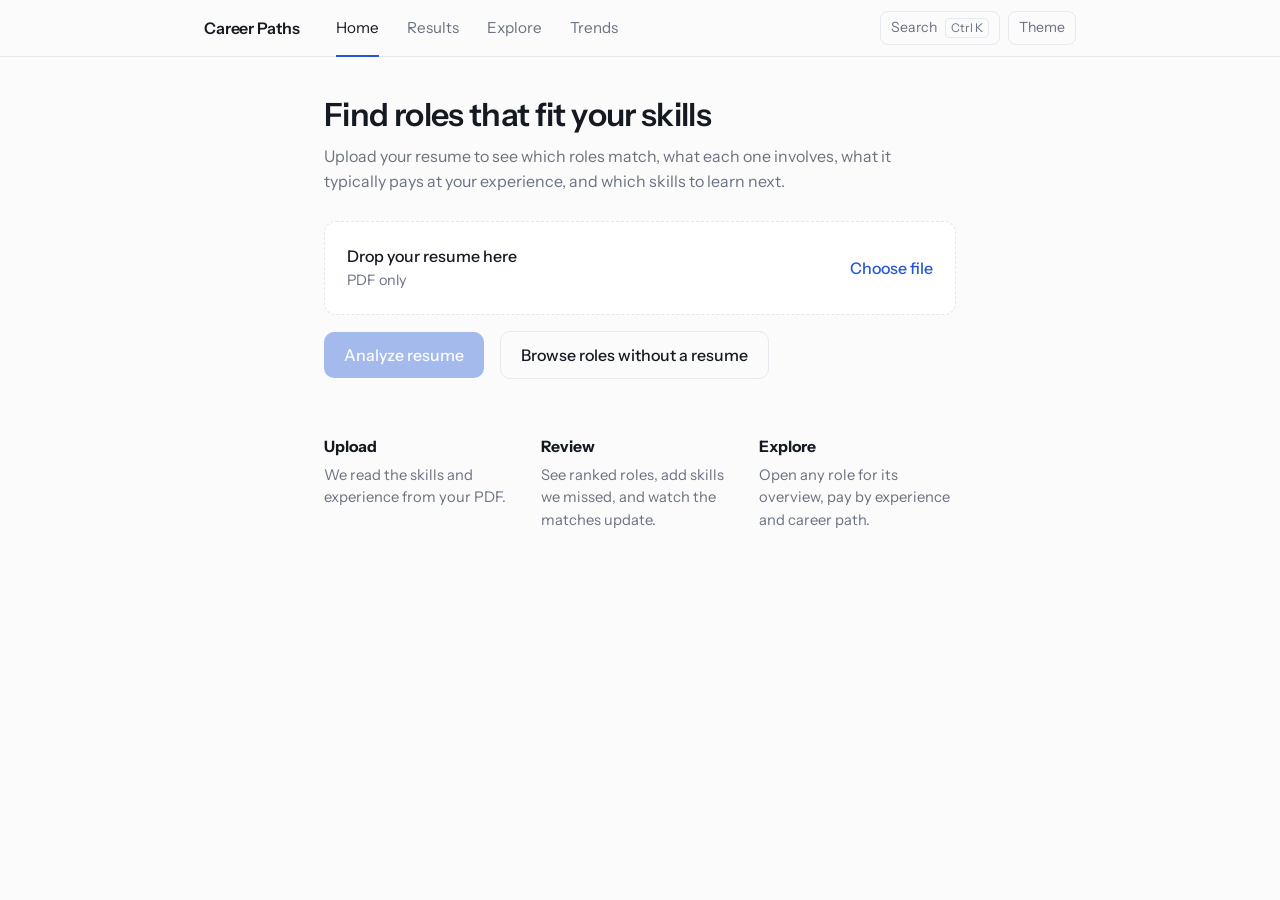
<file: frontend/index.html>
<!DOCTYPE html>
<html lang="en">
<head>
<meta charset="UTF-8">
<meta name="viewport" content="width=device-width, initial-scale=1">
<title>Career Path Recommender</title>
<link rel="preconnect" href="https://fonts.googleapis.com">
<link rel="preconnect" href="https://fonts.gstatic.com" crossorigin>
<link href="https://fonts.googleapis.com/css2?family=Instrument+Sans:wght@400;500;600&display=swap" rel="stylesheet">
<script src="assets/theme.js"></script>
<link rel="stylesheet" href="assets/style.css">
</head>
<body>
<main class="wrap narrow">
  <h1>Find roles that fit your skills</h1>
  <p class="lede">Upload your resume to see which roles match, what each one involves, what it typically pays at your experience, and which skills to learn next.</p>

  <label class="drop" id="drop">
    <input type="file" id="resumeInput" accept="application/pdf">
    <span>
      <span class="drop-title">Drop your resume here</span>
      <span class="drop-file" id="fileName">PDF only</span>
    </span>
    <span class="drop-action">Choose file</span>
  </label>

  <div class="actions">
    <button class="btn" id="analyzeBtn" disabled>Analyze resume</button>
    <a class="btn ghost" href="explore.html">Browse roles without a resume</a>
    <span class="status" id="status" role="status" aria-live="polite"></span>
  </div>

  <div class="resume-card" id="resumeCard" hidden>
    <span id="resumeText"></span>
    <a class="btn small" href="results.html">View results</a>
  </div>

  <section id="trending" hidden style="margin-top:48px">
    <h2>Trending now in India</h2>
    <ul class="chips" id="trendChips"></ul>
    <p class="small muted" style="margin-top:10px"><a href="trends.html">See the full market picture</a></p>
  </section>

  <div class="steps">
    <div><h3>Upload</h3><p>We read the skills and experience from your PDF.</p></div>
    <div><h3>Review</h3><p>See ranked roles, add skills we missed, and watch the matches update.</p></div>
    <div><h3>Explore</h3><p>Open any role for its overview, pay by experience and career path.</p></div>
  </div>
</main>

<script src="assets/app.js"></script>
<script>
CP.renderNav();
const { h } = CP;
CP.getRoles().then((d) => {
  const hot = d.roles.filter((r) => r.trend && r.trend.momentum === "surging").concat(d.roles.filter((r) => r.trend && r.trend.momentum === "rising" && r.trend.outlook >= 4)).slice(0, 8);
  if (!hot.length) return;
  $("trendChips").replaceChildren(...hot.map((r) => h("li", {}, h("a", { class: "chip", href: CP.roleUrl(r.name), style: "text-decoration:none" }, r.name, h("span", { class: "up" }, "▲")))));
  $("trending").hidden = false;
}).catch(() => {});
const $ = (id) => document.getElementById(id);
const drop = $("drop"), input = $("resumeInput"), fileName = $("fileName"), btn = $("analyzeBtn"), statusEl = $("status");

// Offer to continue if a resume was already analyzed in this browser
const existing = CP.getProfile();
if (existing) {
  $("resumeText").textContent = `You already analyzed a resume (${(existing.skills || []).length} skills found).`;
  $("resumeCard").hidden = false;
}

function setStatus(msg, { error = false, busy = false } = {}) {
  statusEl.className = "status" + (error ? " error" : "");
  statusEl.replaceChildren();
  if (busy) statusEl.append(h("span", { class: "spinner" }));
  statusEl.append(msg);
}

function chooseFile(file) {
  if (!file) return;
  if (!/\.pdf$/i.test(file.name)) { setStatus("That file isn’t a PDF. Choose a resume saved as .pdf.", { error: true }); return; }
  const dt = new DataTransfer();
  dt.items.add(file);
  input.files = dt.files;
  fileName.textContent = file.name;
  btn.disabled = false;
  setStatus("");
}
input.addEventListener("change", () => chooseFile(input.files[0]));
["dragenter", "dragover"].forEach((e) => drop.addEventListener(e, (ev) => { ev.preventDefault(); drop.classList.add("over"); }));
["dragleave", "drop"].forEach((e) => drop.addEventListener(e, (ev) => { ev.preventDefault(); drop.classList.remove("over"); }));
drop.addEventListener("drop", (ev) => chooseFile(ev.dataTransfer.files[0]));

btn.addEventListener("click", async () => {
  const file = input.files[0];
  if (!file) return;
  btn.disabled = true;
  try {
    setStatus("Reading your resume…", { busy: true });
    const form = new FormData();
    form.append("file", file);
    const candidate = await CP.api("/upload-resume", { method: "POST", body: form });
    CP.setProfile(candidate);
    setStatus("Done. Opening your results…", { busy: true });
    location.href = "results.html";
  } catch (err) {
    setStatus(err.message, { error: true });
    btn.disabled = false;
  }
});
</script>
</body>
</html>
</file>
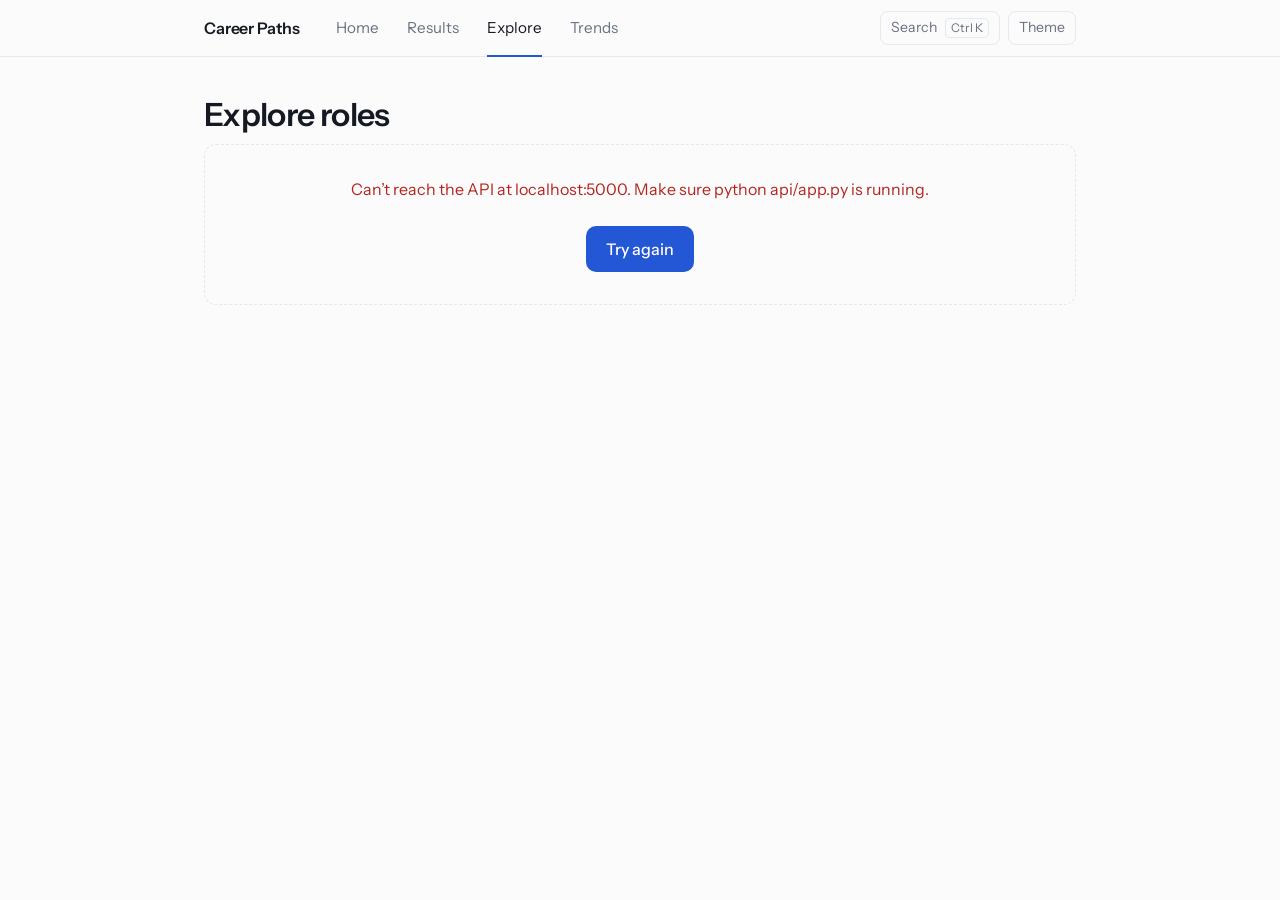
<file: frontend/explore.html>
<!DOCTYPE html>
<html lang="en">
<head>
<meta charset="UTF-8">
<meta name="viewport" content="width=device-width, initial-scale=1">
<title>Explore roles · Career Path Recommender</title>
<link rel="preconnect" href="https://fonts.googleapis.com">
<link rel="preconnect" href="https://fonts.gstatic.com" crossorigin>
<link href="https://fonts.googleapis.com/css2?family=Instrument+Sans:wght@400;500;600&display=swap" rel="stylesheet">
<script src="assets/theme.js"></script>
<link rel="stylesheet" href="assets/style.css">
</head>
<body>
<main class="wrap" id="app"></main>

<script src="assets/app.js"></script>
<script src="assets/charts.js"></script>
<script>
CP.renderNav();
const { h } = CP;
const $ = (id) => document.getElementById(id);
const app = $("app");

const MAX_COMPARE = 3;
const state = { q: "", category: "All", sort: "name", view: "grid", picked: new Set() };
let roles = [], years = CP.getYears();
const hasProfile = !!CP.getProfile();

(async function init() {
  app.replaceChildren(h("h1", {}, "Explore roles"), CP.skeletons(4, 140));
  try { roles = (await CP.getRoles()).roles; }
  catch (err) {
    app.replaceChildren(h("h1", {}, "Explore roles"),
      h("div", { class: "empty" }, h("p", { class: "err" }, err.message), h("button", { class: "btn", onclick: () => location.reload() }, "Try again")));
    return;
  }
  buildShell();
  renderView();
})();

function buildShell() {
  const categories = ["All", ...CP.CATEGORIES.filter((c) => roles.some((r) => r.category === c))];

  const search = h("input", { type: "search", placeholder: "Search roles, skills or tools", "aria-label": "Search roles", style: "flex:1;min-width:200px;max-width:380px" });
  search.addEventListener("input", () => { state.q = search.value.trim().toLowerCase(); renderView(); });

  const sortOpts = [["name", "Sort: A to Z"], ["pay", "Sort: highest pay"], ["trend", "Sort: most in demand"], ["skills", "Sort: most skills required"]];
  if (hasProfile) sortOpts.push(["match", "Sort: best match for you"]);
  const sort = h("select", { "aria-label": "Sort roles", onchange: (e) => { state.sort = e.target.value; renderView(); } }, sortOpts.map(([v, l]) => h("option", { value: v }, l)));

  const viewSeg = h("div", { class: "seg", role: "group", "aria-label": "View" },
    [["grid", "Cards"], ["map", "Map"]].map(([v, l]) => h("button", { type: "button", "aria-pressed": String(v === state.view), "data-v": v,
      onclick: () => { state.view = v; viewSeg.querySelectorAll("button").forEach((b) => b.setAttribute("aria-pressed", String(b.dataset.v === v))); renderView(); } }, l)));

  const chips = h("div", { class: "chips" }, categories.map((c) =>
    h("button", { class: "chip filter", type: "button", "aria-pressed": String(c === state.category), "data-cat": c,
      onclick: () => {
        state.category = c;
        chips.querySelectorAll("button").forEach((b) => b.setAttribute("aria-pressed", String(b.dataset.cat === c)));
        renderView();
      } }, c)));

  const exp = CP.expControl((y) => { years = y; renderView(); renderCompareDialog(false); });

  app.replaceChildren(
    h("h1", {}, "Explore roles"),
    h("p", { class: "lede" }, `Browse all ${roles.length} roles we track. Open one for its overview, pay by experience, roadmap and career path, or tick up to three to compare side by side.`),
    h("div", { class: "toolbar", style: "justify-content:flex-start" }, search, sort, viewSeg),
    h("div", { style: "margin-bottom:14px" }, chips),
    h("div", { style: "margin-bottom:22px" }, exp),
    h("div", { id: "view" }),
    h("div", { id: "tray" }),
    h("dialog", { id: "dlg", "aria-labelledby": "dlgTitle" }));
}

/* ---------- filtering and sorting ---------- */
function matches(role) {
  if (state.category !== "All" && role.category !== state.category) return false;
  if (!state.q) return true;
  return [role.name, role.overview, ...role.required_skills, ...role.tools].join(" ").toLowerCase().includes(state.q);
}
function visibleRoles(sets) {
  const ratio = (r) => { const c = CP.coverage(r.required_skills, sets); return c.have / c.total; };
  const outlook = (r) => (r.trend ? r.trend.outlook : 0);
  const sorters = {
    name: (a, b) => a.name.localeCompare(b.name),
    pay: (a, b) => { const pa = CP.payAt(a, years), pb = CP.payAt(b, years); return (pb ? pb[1] : -1) - (pa ? pa[1] : -1) || a.name.localeCompare(b.name); },
    trend: (a, b) => outlook(b) - outlook(a) || a.name.localeCompare(b.name),
    skills: (a, b) => b.required_skills.length - a.required_skills.length || a.name.localeCompare(b.name),
    match: (a, b) => ratio(b) - ratio(a) || a.name.localeCompare(b.name),
  };
  return roles.filter(matches).sort(sorters[state.sort]);
}

function renderView() {
  const sets = CP.skillSets(), list = visibleRoles(sets), view = $("view");
  if (!list.length) { view.replaceChildren(h("div", { class: "empty" }, "No roles match that search. Try a different word or clear the filter.")); return; }
  view.replaceChildren(state.view === "map" ? mapView(list) : h("div", { class: "grid" }, list.map((r) => card(r, sets))));
}

/* ---------- map view: how close you are against what it pays ---------- */
function jitter(name, span) { let x = 0; for (const c of name) x = (x * 31 + c.charCodeAt(0)) % 997; return ((x % 100) / 100 - 0.5) * span; }
function mapView(list) {
  const sets = CP.skillSets();
  const withPay = list.filter((r) => CP.payAt(r, years)), hidden = list.length - withPay.length;
  const points = withPay.map((r) => {
    const b = CP.payAt(r, years), cov = CP.coverage(r.required_skills, sets), pct = Math.round(((cov.have + cov.plan) / cov.total) * 100);
    return { x: hasProfile ? Math.max(0, Math.min(100, pct + jitter(r.name, 5))) : (r.trend ? r.trend.outlook : 3) + jitter(r.name, 0.5),
      y: (b[0] + b[1]) / 2, r: hasProfile ? 6 + (r.trend ? r.trend.outlook : 3) * 1.6 : 9, color: CP.catColor(r.category), href: CP.roleUrl(r.name),
      label: `${r.name}: ${CP.fmtRange(b)}` + (hasProfile ? `, ${pct}% matched` : "") };
  });
  const cats = CP.CATEGORIES.filter((c) => withPay.some((r) => r.category === c));
  const opts = hasProfile
    ? { xLabel: "How much of the role you already match", xDomain: [0, 100], xTicks: [0, 25, 50, 75, 100], xFmt: (v) => `${v}%` }
    : { xLabel: "Demand outlook (1 to 5)", xDomain: [1.4, 5.6], xTicks: [2, 3, 4, 5] };
  return h("div", { class: "card-chart" },
    h("h2", {}, hasProfile ? "Match against pay" : "Demand against pay"),
    h("p", { class: "sub" }, (hasProfile
      ? "Dots further right are roles you already match more of. Higher dots pay more. Bigger dots are in higher demand. "
      : "Dots further right are in higher demand. Higher dots pay more. Upload a resume to plot your own match instead. ")
      + `Pay is shown ${years === 0 ? "as a fresher" : `at ${CP.fmtYears(years)}`}. Dots are nudged slightly so they don’t overlap. Click one to open it.`),
    Charts.scatter(points, { ...opts, yLabel: "Typical pay (₹ LPA, midpoint)", yFmt: (v) => `₹${v}L` }),
    h("div", { class: "legend" }, cats.map((c) => h("span", {}, h("i", { style: `background:${CP.catColor(c)}` }), c))),
    hidden ? h("p", { class: "note", style: "margin-top:12px" }, `${hidden} role${hidden === 1 ? " is" : "s are"} not shown because ${hidden === 1 ? "it usually needs" : "they usually need"} more experience than ${CP.fmtYears(years)}.`) : null);
}

/* ---------- cards ---------- */
function card(role, sets) {
  const picked = state.picked.has(role.name);
  const pay = CP.payAt(role, years);
  const cov = CP.coverage(role.required_skills, sets);

  const box = h("input", { type: "checkbox", checked: picked, "aria-label": `Compare ${role.name}` });
  const el = h("article", { class: "card" + (picked ? " picked" : "") },
    h("div", { class: "card-top" },
      h("h3", { class: "role-name" }, h("a", { href: CP.roleUrl(role.name) }, role.name)),
      h("label", { class: "pick" }, box, "Compare")),
    h("div", { style: "display:flex;gap:6px;flex-wrap:wrap" }, h("span", { class: "tag" }, role.category), CP.trendTag(role.trend)),
    h("p", { class: "role-over" }, role.overview),
    hasProfile ? [CP.rail(cov), h("p", { class: "small muted", style: "margin:0" }, `You have ${cov.have} of ${cov.total} skills`)] : null,
    h("div", { class: "card-foot" },
      h("span", { class: "role-pay", style: "margin:0" }, pay ? CP.fmtRange(pay) : "Needs more experience"),
      h("a", { class: "small", href: CP.roleUrl(role.name), style: "color:var(--accent);text-decoration:none" }, "View details")));

  box.addEventListener("change", () => {
    if (box.checked) {
      if (state.picked.size >= MAX_COMPARE) { box.checked = false; CP.toast(`You can compare up to ${MAX_COMPARE} roles`); return; }
      state.picked.add(role.name);
    } else state.picked.delete(role.name);
    el.classList.toggle("picked", box.checked);
    renderTray();
  });
  return el;
}

/* ---------- compare ---------- */
function renderTray() {
  const tray = $("tray");
  tray.replaceChildren();
  if (!state.picked.size) return;
  const n = state.picked.size;
  tray.append(h("div", { class: "tray" },
    h("span", {}, `${n} of ${MAX_COMPARE} selected: ${[...state.picked].join(", ")}`),
    h("button", { class: "btn small", type: "button", disabled: n < 2, onclick: () => renderCompareDialog(true) }, n < 2 ? "Pick one more to compare" : "Compare roles"),
    h("button", { class: "btn ghost small", type: "button", onclick: () => { state.picked.clear(); renderTray(); renderView(); } }, "Clear")));
}

function renderCompareDialog(open) {
  const dlg = $("dlg");
  if (!dlg || (!open && !dlg.open)) return;
  const picked = roles.filter((r) => state.picked.has(r.name));
  if (picked.length < 2) { if (dlg.open) dlg.close(); return; }
  const sets = CP.skillSets();
  const row = (label, fn) => h("tr", {}, h("th", { scope: "row" }, label), picked.map((r) => h("td", {}, fn(r))));
  dlg.replaceChildren(
    h("div", { class: "dlg-head" }, h("h2", { id: "dlgTitle", style: "margin:0" }, "Compare roles"),
      h("button", { class: "btn ghost small", type: "button", onclick: () => dlg.close() }, "Close")),
    h("table", {},
      h("thead", {}, h("tr", {}, h("th", {}, ""), picked.map((r) => h("td", {}, h("a", { href: CP.roleUrl(r.name) }, r.name))))),
      h("tbody", {},
        row("Category", (r) => r.category),
        row("Market", (r) => (r.trend ? `${r.trend.momentum[0].toUpperCase()}${r.trend.momentum.slice(1)}, outlook ${r.trend.outlook} of 5` : "No data")),
        row(years === 0 ? "Pay as a fresher" : `Pay at ${CP.fmtYears(years)}`, (r) => CP.fmtRange(CP.payAt(r, years))),
        row("Skills required", (r) => String(r.required_skills.length)),
        hasProfile ? row("Your match", (r) => { const c = CP.coverage(r.required_skills, sets); return `${c.have} of ${c.total}`; }) : null,
        row("Leads to", (r) => (r.leads_to.length ? r.leads_to.join(", ") : "Top of this ladder")),
        row("Common tools", (r) => r.tools.join(", ")))));
  if (open && !dlg.open) dlg.showModal();
}
</script>
</body>
</html>
</file>
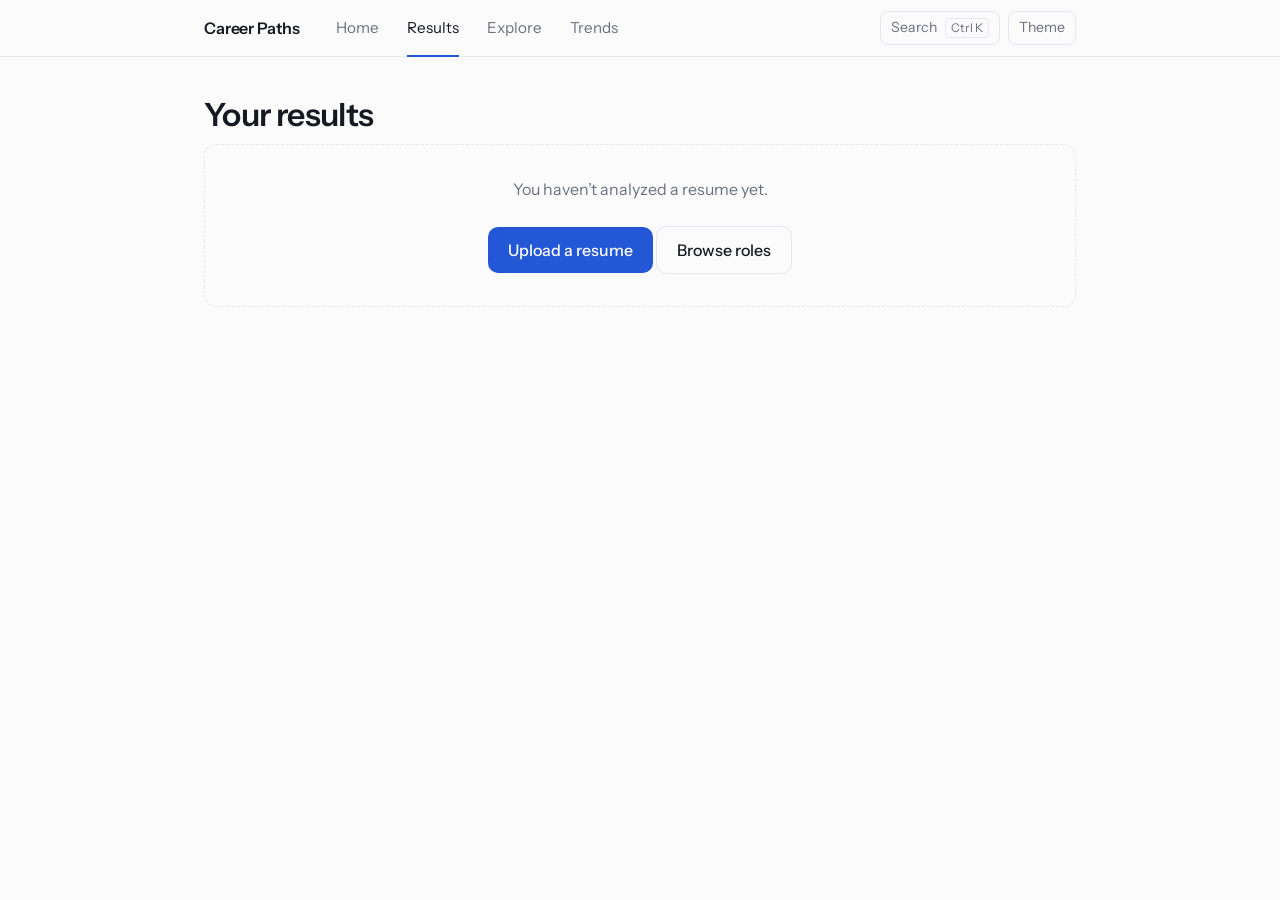
<file: frontend/results.html>
<!DOCTYPE html>
<html lang="en">
<head>
<meta charset="UTF-8">
<meta name="viewport" content="width=device-width, initial-scale=1">
<title>Your results · Career Path Recommender</title>
<link rel="preconnect" href="https://fonts.googleapis.com">
<link rel="preconnect" href="https://fonts.gstatic.com" crossorigin>
<link href="https://fonts.googleapis.com/css2?family=Instrument+Sans:wght@400;500;600&display=swap" rel="stylesheet">
<script src="assets/theme.js"></script>
<link rel="stylesheet" href="assets/style.css">
</head>
<body>
<main class="wrap" id="app"></main>

<script src="assets/app.js"></script>
<script src="assets/charts.js"></script>
<script>
CP.renderNav();
const { h } = CP;
const $ = (id) => document.getElementById(id);
const app = $("app");

const state = { category: "All", sort: "fit", open: new Set() };
let roles = [], recs = {}, trends = null, guide = null, years = CP.getYears();

/* ---------- start-up ---------- */
(async function init() {
  const profile = CP.getProfile();
  if (!profile) return showEmpty();
  app.replaceChildren(h("h1", {}, "Your results"), CP.skeletons(4));
  try {
    const [r, rec, t, g] = await Promise.all([
      CP.getRoles(),
      CP.api(`/recommendations/${encodeURIComponent(profile.candidate_id)}?top=50`),
      CP.getTrends().catch(() => null),
      CP.getGuide().catch(() => null),
    ]);
    roles = r.roles; trends = t; guide = g;
    rec.recommendations.forEach((x) => { recs[x.role] = x; });
  } catch (err) {
    if (err.status === 404) { CP.clearProfile(); return showEmpty("Your saved resume is no longer in the database. Upload it again."); }
    return showError(err);
  }
  buildShell();
  update();
})();

function showEmpty(msg) {
  app.replaceChildren(h("h1", {}, "Your results"),
    h("div", { class: "empty" },
      h("p", {}, msg || "You haven’t analyzed a resume yet."),
      h("a", { class: "btn", href: "index.html" }, "Upload a resume"), " ",
      h("a", { class: "btn ghost", href: "explore.html" }, "Browse roles")));
}
function showError(err) {
  app.replaceChildren(h("h1", {}, "Your results"),
    h("div", { class: "empty" }, h("p", { class: "err" }, err.message), h("button", { class: "btn", onclick: () => location.reload() }, "Try again")));
}

/* ---------- page shell (built once) ---------- */
function buildShell() {
  const categories = ["All", ...CP.CATEGORIES.filter((c) => roles.some((r) => r.category === c))];

  const chips = h("div", { class: "chips" }, categories.map((c) =>
    h("button", { class: "chip filter", type: "button", "aria-pressed": String(c === state.category), "data-cat": c,
      onclick: () => {
        state.category = c;
        chips.querySelectorAll("button").forEach((b) => b.setAttribute("aria-pressed", String(b.dataset.cat === c)));
        renderRoles();
      } }, c)));

  const sort = h("select", { "aria-label": "Sort roles", onchange: (e) => { state.sort = e.target.value; renderRoles(); } },
    h("option", { value: "fit" }, "Sort: best fit"),
    h("option", { value: "match" }, "Sort: most skills matched"),
    h("option", { value: "pay" }, "Sort: highest pay"),
    h("option", { value: "trend" }, "Sort: most in demand"));

  const input = h("input", { type: "text", id: "newSkill", list: "skill-options", placeholder: "Add a skill we missed, e.g. tableau", "aria-label": "Add a skill" });
  input.addEventListener("keydown", (e) => { if (e.key === "Enter") { e.preventDefault(); addSkill(); } });

  const exp = CP.expControl((y) => { years = y; renderStats(); renderTarget(); renderRoles(); });

  app.replaceChildren(
    h("div", { class: "toolbar" },
      h("div", {}, h("h1", {}, "Your results"), h("p", { class: "lede", id: "sub", style: "margin:0" })),
      h("div", { style: "display:flex;gap:8px;flex-wrap:wrap" },
        h("button", { class: "btn ghost small", type: "button", onclick: () => window.print() }, "Save as PDF"),
        h("a", { class: "btn ghost small", href: "index.html" }, "Upload another resume"))),
    exp,
    h("div", { class: "tiles", id: "tiles" }),
    h("div", { id: "target" }),
    h("section", { class: "cols chart-row", style: "gap:16px" },
      h("div", { class: "card-chart" }, h("h2", {}, "Where you’re closest"), h("p", { class: "sub" }, "Best skill match in each field"), h("div", { id: "radar" })),
      h("div", { class: "card-chart" }, h("h2", {}, "Learn these first"), h("p", { class: "sub" }, "Missing skills that appear in the most roles. Click one to plan it."), h("div", { id: "unlock" }))),
    h("section", {},
      h("h2", {}, "Your skills"),
      h("ul", { class: "chips", id: "skills" }),
      h("div", { class: "addskill" }, input, h("button", { class: "btn small", type: "button", onclick: addSkill }, "Add skill"), h("datalist", { id: "skill-options" })),
      h("p", { class: "note", style: "margin-top:10px" }, "Missed a skill? Add it and everything below updates straight away.")),
    h("section", {},
      h("h2", {}, "Roles that fit you"),
      h("div", { id: "banner" }),
      h("div", { class: "toolbar" }, chips, sort),
      h("ol", { class: "roles", id: "roles" })));
}

/* ---------- data helpers ---------- */
function viewModels() {
  const sets = CP.skillSets();
  return roles.map((role) => {
    const rec = recs[role.name];
    return { role, cov: CP.coverage(role.required_skills, sets), fit: rec ? rec.score : 0, note: rec ? progressionNote(rec.explanation) : "" };
  });
}
function progressionNote(expl) {
  const rest = (expl || "").replace(/\.$/, "").split(";").slice(1).join(";").trim();
  return rest ? rest.charAt(0).toUpperCase() + rest.slice(1) : "";
}
const ratio = (v) => (v.cov.have + v.cov.plan) / v.cov.total;
const outlook = (v) => (v.role.trend ? v.role.trend.outlook : 0);
const sorters = {
  fit: (a, b) => b.fit - a.fit,
  match: (a, b) => ratio(b) - ratio(a) || b.fit - a.fit,
  pay: (a, b) => { const pa = CP.payAt(a.role, years), pb = CP.payAt(b.role, years); return (pb ? pb[1] : -1) - (pa ? pa[1] : -1) || b.fit - a.fit; },
  trend: (a, b) => outlook(b) - outlook(a) || b.fit - a.fit,
};
const payLabel = () => (years === 0 ? "as a fresher" : `at ${CP.fmtYears(years)}`);
const hotMark = (s) => (CP.isHotSkill(trends, s) ? h("span", { class: "up", title: "Trending skill", "aria-label": "trending" }, " ▲") : null);

/* ---------- renderers ---------- */
function update() { renderSub(); renderSkills(); renderStats(); renderTarget(); renderCharts(); renderBanner(); renderRoles(); }

function renderSub() {
  const n = (CP.getProfile().skills || []).length, extra = CP.getExtra().length;
  $("sub").textContent = `Based on ${n} skill${n === 1 ? "" : "s"} from your resume${extra ? ` and ${extra} you added` : ""}. Move the experience slider to see pay estimates change.`;
}

function renderSkills() {
  const p = CP.getProfile(), ul = $("skills");
  ul.replaceChildren();
  (p.skills || []).forEach((s) => ul.append(h("li", {}, h("span", { class: "chip" }, s, hotMark(s)))));
  CP.getExtra().forEach((s) => ul.append(h("li", {}, h("span", { class: "chip added" }, s, hotMark(s),
    h("button", { class: "x", type: "button", "aria-label": `Remove ${s}`, onclick: () => { CP.setExtra(CP.getExtra().filter((x) => x !== s)); update(); } }, "×")))));
  if (!ul.children.length) ul.append(h("li", { class: "muted" }, "No known skills were detected. Add some below."));
  const sets = CP.skillSets(), all = new Set();
  roles.forEach((r) => r.required_skills.forEach((s) => { if (!sets.base.has(s)) all.add(s); }));
  $("skill-options").replaceChildren(...[...all].sort().map((s) => h("option", { value: s })));
}

function addSkill() {
  const input = $("newSkill"), s = input.value.trim().toLowerCase();
  if (!s) return;
  if (CP.skillSets().base.has(s)) { CP.toast("That skill is already on your list"); input.value = ""; return; }
  CP.setExtra([...CP.getExtra(), s]);
  CP.setLearn(CP.getLearn().filter((x) => x !== s));
  input.value = "";
  CP.toast(`Added ${s}`);
  update();
}

function renderStats() {
  const best = Object.values(recs).sort((a, b) => b.score - a.score)[0];
  const bestRole = best && roles.find((r) => r.name === best.role);
  const extra = CP.getExtra().length, base = CP.skillSets().base.size;
  const tile = (k, v) => h("div", { class: "tile" }, h("div", { class: "k" }, k), h("div", { class: "v" }, v));
  $("tiles").replaceChildren(
    tile("Skills", extra ? `${base} (${extra} added)` : String(base)),
    tile("Best match", bestRole ? h("a", { href: CP.roleUrl(bestRole.name) }, bestRole.name) : "None yet"),
    tile("Fit score", best ? `${Math.round(best.score * 100)}%` : "None yet"),
    tile(years === 0 ? "Pay as a fresher" : `Pay at ${CP.fmtYears(years)}`, bestRole ? CP.fmtRange(CP.payAt(bestRole, years)) : "None yet"));
}

function renderTarget() {
  const box = $("target"), name = CP.getTarget();
  box.replaceChildren();
  const role = name && roles.find((r) => r.name === name);
  if (!role) {
    const sel = h("select", { "aria-label": "Choose a target role" }, [...roles].sort((a, b) => a.name.localeCompare(b.name)).map((r) => h("option", { value: r.name }, r.name)));
    const best = Object.values(recs).sort((a, b) => b.score - a.score)[0];
    if (best) sel.value = best.role;
    box.append(h("div", { class: "banner", style: "margin-top:24px" }, h("span", {}, "Pick a target role to track your progress toward it."),
      h("span", { style: "display:flex;gap:8px;flex-wrap:wrap" }, sel, h("button", { class: "btn small", type: "button", onclick: () => { CP.setTarget(sel.value); CP.toast(`Target set: ${sel.value}`); renderTarget(); } }, "Set target"))));
    return;
  }
  const cov = CP.coverage(role.required_skills, CP.skillSets());
  const steps = guide ? CP.buildRoadmap(role, CP.skillSets(), guide) : [];
  const weeks = steps.reduce((a, s) => a + s.weeks, 0), pay = CP.payAt(role, years);
  box.append(h("div", { class: "target-card" }, h("div", { class: "row" },
    Charts.donut([{ value: cov.have, color: "var(--accent)" }, { value: cov.plan, color: "var(--accent)", opacity: 0.45 }, { value: cov.total - cov.have - cov.plan, color: "var(--line)" }],
      [`${Math.round((cov.have / cov.total) * 100)}%`, "matched"]),
    h("div", { style: "flex:1;min-width:220px" },
      h("div", { class: "muted small" }, "Your target role"),
      h("h2", { style: "margin:2px 0 6px;font-size:1.3rem" }, h("a", { href: CP.roleUrl(role.name), style: "text-decoration:none" }, role.name), " ", CP.trendTag(role.trend)),
      h("p", { style: "margin:0 0 4px" }, `You have ${cov.have} of ${cov.total} required skills. ` + (cov.missing.length ? (weeks ? `About ${weeks} weeks of learning left at a steady pace.` : "") : "You have everything required.")),
      h("p", { class: "muted small", style: "margin:0" }, `${CP.fmtRange(pay)} ${payLabel()}`),
      h("div", { class: "mini-actions" },
        h("a", { class: "btn small", href: CP.roleUrl(role.name) + "#roadmap" }, "Open roadmap"),
        h("button", { class: "btn ghost small", type: "button", onclick: () => { CP.setTarget(null); renderTarget(); } }, "Change target"))))));
}

function renderCharts() {
  const sets = CP.skillSets(), byCat = {};
  roles.forEach((r) => { const c = CP.coverage(r.required_skills, sets); byCat[r.category] = Math.max(byCat[r.category] || 0, (c.have + c.plan) / c.total); });
  const cats = CP.CATEGORIES.filter((c) => c in byCat);
  $("radar").replaceChildren(Charts.radar(cats.map((c) => ({ label: c, value: byCat[c] }))));

  const count = {};
  roles.forEach((r) => r.required_skills.forEach((s) => { if (!sets.base.has(s)) count[s] = (count[s] || 0) + 1; }));
  const top = Object.entries(count).sort((a, b) => b[1] - a[1] || a[0].localeCompare(b[0])).slice(0, 8);
  $("unlock").replaceChildren(top.length
    ? CP.hbars(top.map(([s, n]) => ({ label: s, value: n, max: top[0][1], text: `${n} role${n === 1 ? "" : "s"}`, planned: sets.learn.has(s), extra: hotMark(s),
        title: sets.learn.has(s) ? "Remove from your learning plan" : "Add to your learning plan", onclick: () => { CP.toggleLearn(s); update(); } })))
    : h("p", { class: "muted" }, "You already have every skill we track."));
}

function renderBanner() {
  const learn = CP.getLearn(), box = $("banner");
  box.replaceChildren();
  if (!learn.length) return;
  box.append(h("div", { class: "banner" },
    h("span", {}, `Planning to learn: ${learn.join(", ")}`),
    h("button", { class: "btn ghost small", type: "button", onclick: () => { CP.setLearn([]); update(); } }, "Reset plan")));
}

function renderRoles() {
  const list = viewModels().filter((v) => state.category === "All" || v.role.category === state.category).sort(sorters[state.sort]);
  $("roles").replaceChildren(...list.map(roleRow));
}

function roleRow(v) {
  const { role, cov } = v;
  const pay = CP.payAt(role, years);

  let learn;
  if (cov.missing.length) {
    learn = h("details", { class: "learn" },
      h("summary", {}, `Skills to learn (${cov.missing.length})`),
      h("ul", { class: "chips" }, cov.missing.map((m) => h("li", {},
        h("button", { class: "chip " + (m.planned ? "planned" : "todo"), type: "button", "aria-pressed": String(m.planned),
          title: m.planned ? "Remove from your learning plan" : "Add to your learning plan",
          onclick: () => { CP.toggleLearn(m.skill); update(); } }, (m.planned ? "✓ " : "+ ") + m.skill, hotMark(m.skill))))));
    if (state.open.has(role.name)) learn.open = true;
    learn.addEventListener("toggle", () => { learn.open ? state.open.add(role.name) : state.open.delete(role.name); });
  } else {
    learn = h("p", { class: "small", style: "color:var(--ok);margin:10px 0 0" }, "You have every required skill.");
  }

  const meta = `You have ${cov.have} of ${cov.total} skills${cov.plan ? `, ${cov.plan} planned` : ""}${v.note ? `. ${v.note}` : ""}`;
  return h("li", { class: "role" },
    h("div", { class: "role-head" },
      h("h3", { class: "role-name" }, h("a", { href: CP.roleUrl(role.name) }, role.name), " ", CP.trendTag(role.trend)),
      h("span", { class: "role-score" }, `Fit ${Math.round(v.fit * 100)}%`)),
    h("p", { class: "role-meta" }, meta),
    CP.rail(cov),
    h("p", { class: "role-pay" }, pay ? `${CP.fmtRange(pay)} ${payLabel()}` : "Usually needs more experience than you have listed"),
    h("p", { class: "role-over" }, role.overview),
    learn);
}
</script>
</body>
</html>
</file>
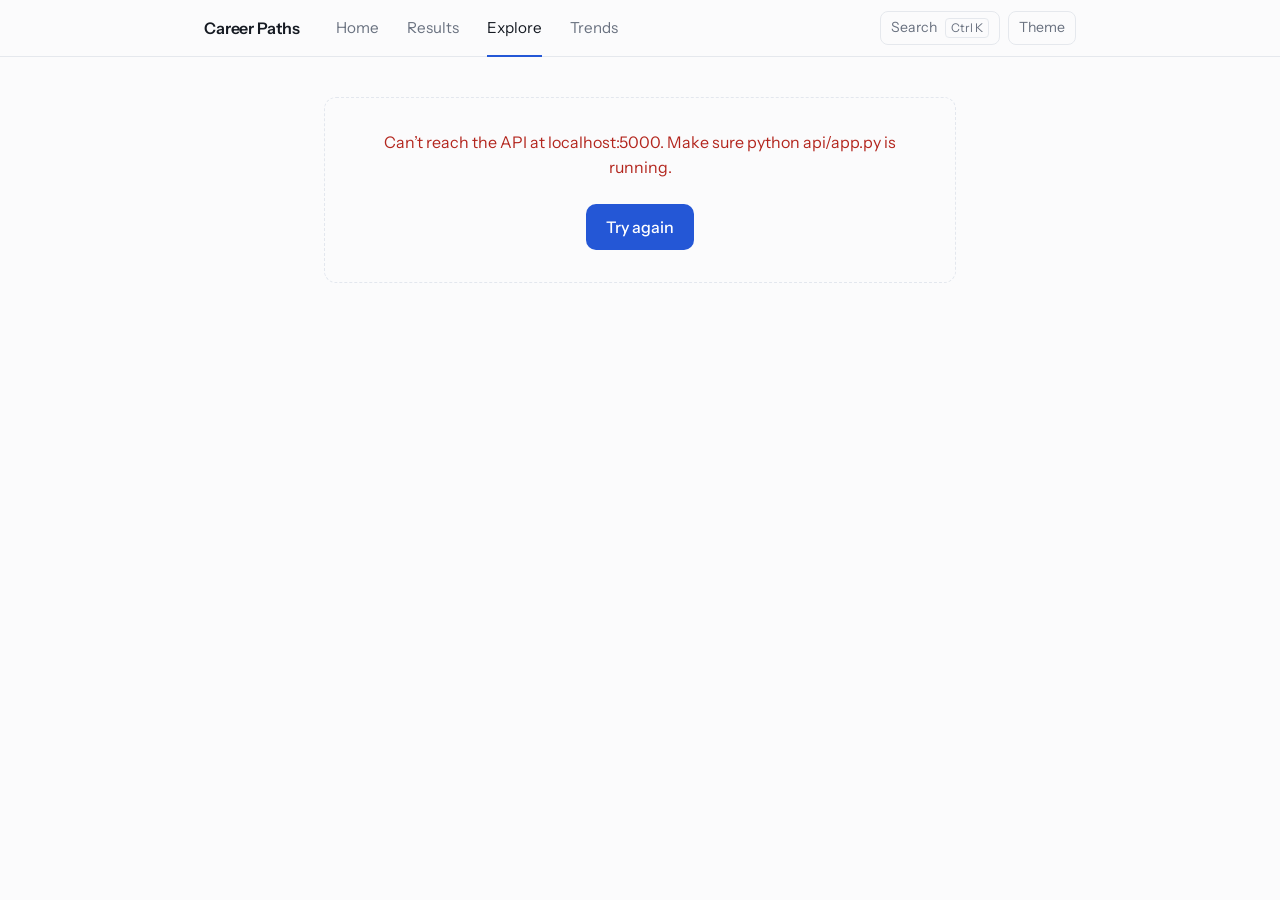
<file: frontend/role.html>
<!DOCTYPE html>
<html lang="en">
<head>
<meta charset="UTF-8">
<meta name="viewport" content="width=device-width, initial-scale=1">
<title>Role · Career Path Recommender</title>
<link rel="preconnect" href="https://fonts.googleapis.com">
<link rel="preconnect" href="https://fonts.gstatic.com" crossorigin>
<link href="https://fonts.googleapis.com/css2?family=Instrument+Sans:wght@400;500;600&display=swap" rel="stylesheet">
<script src="assets/theme.js"></script>
<link rel="stylesheet" href="assets/style.css">
</head>
<body>
<main class="wrap narrow" id="app"></main>

<script src="assets/app.js"></script>
<script src="assets/charts.js"></script>
<script>
CP.renderNav();
const { h } = CP;
const $ = (id) => document.getElementById(id);
const app = $("app");

const TABS = [["overview", "Overview"], ["skills", "Skills"], ["roadmap", "Roadmap"], ["salary", "Salary"], ["path", "Career path"]];
let role, allRoles, meta, trends = null, guide = null, years = CP.getYears(), unit = "year", tab = "overview";
const hasProfile = !!CP.getProfile();
const hotMark = (s) => (CP.isHotSkill(trends, s) ? h("span", { class: "up", title: "Trending skill", "aria-label": "trending" }, " ▲") : null);

(async function init() {
  const name = new URLSearchParams(location.search).get("name");
  app.replaceChildren(CP.skeletons(3, 120));
  try {
    const [data, t, g] = await Promise.all([CP.getRoles(), CP.getTrends().catch(() => null), CP.getGuide().catch(() => null)]);
    allRoles = data.roles; meta = data.meta; trends = t; guide = g;
  } catch (err) {
    app.replaceChildren(h("div", { class: "empty" }, h("p", { class: "err" }, err.message), h("button", { class: "btn", onclick: () => location.reload() }, "Try again")));
    return;
  }
  role = allRoles.find((r) => r.name === name);
  if (!role) {
    app.replaceChildren(h("div", { class: "empty" }, h("p", {}, name ? `We don’t have a role called “${name}”.` : "No role selected."),
      h("a", { class: "btn", href: "explore.html" }, "Browse all roles")));
    return;
  }
  document.title = `${role.name} · Career Path Recommender`;
  const fromHash = location.hash.slice(1);
  if (TABS.some(([id]) => id === fromHash)) tab = fromHash;
  buildShell();
  renderTabs();
  renderPanel();
  window.addEventListener("hashchange", () => { const t2 = location.hash.slice(1); if (TABS.some(([id]) => id === t2) && t2 !== tab) selectTab(t2, false); });
})();

function buildShell() {
  app.replaceChildren(
    h("p", { class: "crumbs" }, h("a", { href: "explore.html" }, "Explore roles"), " / ", role.name),
    h("div", { style: "display:flex;align-items:center;gap:10px;flex-wrap:wrap;margin-bottom:10px" },
      h("h1", { style: "margin:0" }, role.name), h("span", { class: "tag" }, role.category), CP.trendTag(role.trend)),
    h("p", { class: "lede", style: "margin-bottom:10px" }, role.overview),
    h("div", { style: "display:flex;align-items:center;justify-content:space-between;gap:12px;flex-wrap:wrap" },
      h("p", { id: "headPay", style: "font-weight:500;margin:0" }),
      h("button", { id: "targetBtn", class: "btn ghost small", type: "button", onclick: toggleTarget })),
    h("div", { class: "tabs", id: "tabs", role: "tablist" }),
    h("div", { id: "panel", class: "panel" }));
  renderHead();
}

function toggleTarget() {
  const isTarget = CP.getTarget() === role.name;
  CP.setTarget(isTarget ? null : role.name);
  CP.toast(isTarget ? "Target role cleared" : `Target role set: ${role.name}`);
  renderHead();
  if (tab === "roadmap") renderPanel();
}

function renderHead() {
  const pay = CP.payAt(role, years);
  $("headPay").textContent = `${years === 0 ? "As a fresher" : `At ${CP.fmtYears(years)}`}: ${CP.fmtRange(pay)}`;
  const isTarget = CP.getTarget() === role.name;
  $("targetBtn").textContent = isTarget ? "✓ My target role" : "Set as my target role";
  $("targetBtn").setAttribute("aria-pressed", String(isTarget));
}

function renderTabs() {
  $("tabs").replaceChildren(...TABS.map(([id, label]) =>
    h("button", { type: "button", role: "tab", "aria-selected": String(id === tab), onclick: () => selectTab(id, true) }, label)));
}
function selectTab(id, pushHash) {
  tab = id;
  if (pushHash) history.replaceState(null, "", "#" + id);
  renderTabs();
  const p = $("panel");
  p.classList.remove("panel"); void p.offsetWidth; p.classList.add("panel");   // replay the fade
  renderPanel();
}
function renderPanel() {
  $("panel").replaceChildren(({ overview: panelOverview, skills: panelSkills, roadmap: panelRoadmap, salary: panelSalary, path: panelPath })[tab]());
}
const needResume = (msg) => h("div", { class: "banner", style: "margin-top:24px" }, h("span", {}, msg), h("a", { class: "btn small", href: "index.html" }, "Upload resume"));

/* ---------- overview ---------- */
function panelOverview() {
  const sets = CP.skillSets(), cov = CP.coverage(role.required_skills, sets), t = role.trend;
  const hot = role.required_skills.filter((s) => CP.isHotSkill(trends, s));
  return h("div", {},
    h("p", { style: "max-width:62ch" }, role.description),
    t ? h("div", { class: "outlook" },
      h("div", {}, h("div", { class: "muted small" }, "Market outlook (India)"), h("div", { style: "display:flex;align-items:center;gap:10px;margin-top:4px" }, CP.pips(t.outlook), CP.trendTag(t))),
      h("p", { class: "small muted", style: "margin:0;flex:1;min-width:220px" }, t.note + (hot.length ? ` Trending skills here: ${hot.join(", ")}.` : ""))) : null,
    h("h2", { style: "margin-top:28px" }, "What you’d do"),
    h("ul", { class: "list" }, role.responsibilities.map((r) => h("li", {}, r))),
    h("h2", { style: "margin-top:28px" }, "Common tools"),
    h("ul", { class: "chips" }, role.tools.map((x) => h("li", {}, h("span", { class: "chip plain" }, x)))),
    hasProfile
      ? h("div", { style: "margin-top:32px" },
          h("h2", {}, "How you match"),
          h("p", { class: "muted", style: "margin-bottom:10px" }, `You have ${cov.have} of ${cov.total} required skills.`),
          CP.rail(cov),
          h("p", { style: "margin-top:12px;display:flex;gap:8px;flex-wrap:wrap" },
            h("button", { class: "btn ghost small", type: "button", onclick: () => selectTab("skills", true) }, "See skill breakdown"),
            h("button", { class: "btn ghost small", type: "button", onclick: () => selectTab("roadmap", true) }, "Open roadmap")))
      : needResume("Upload a resume to see how your skills match this role."));
}

/* ---------- skills ---------- */
function panelSkills() {
  if (!hasProfile) {
    return h("div", {},
      h("p", { class: "muted" }, "Skills this role usually asks for (▲ marks a trending skill):"),
      h("ul", { class: "chips" }, role.required_skills.map((s) => h("li", {}, h("span", { class: "chip plain" }, s, hotMark(s))))),
      needResume("Upload a resume to see which of these you already have."));
  }
  const sets = CP.skillSets(), cov = CP.coverage(role.required_skills, sets);
  const have = role.required_skills.filter((s) => sets.base.has(s));
  return h("div", {},
    h("p", { class: "muted", style: "margin-bottom:10px" }, `You have ${cov.have} of ${cov.total} required skills${cov.plan ? `, ${cov.plan} planned` : ""}. ▲ marks a trending skill.`),
    CP.rail(cov),
    h("h2", { style: "margin-top:28px" }, "You already have"),
    have.length ? h("ul", { class: "chips" }, have.map((s) => h("li", {}, h("span", { class: "chip" }, s, hotMark(s))))) : h("p", { class: "muted" }, "None of the required skills yet."),
    h("h2", { style: "margin-top:28px" }, "To learn"),
    cov.missing.length
      ? [h("p", { class: "small muted" }, "Click a skill to add it to your learning plan. The match bar updates straight away."),
         h("ul", { class: "chips" }, cov.missing.map((m) => h("li", {},
           h("button", { class: "chip " + (m.planned ? "planned" : "todo"), type: "button", "aria-pressed": String(m.planned),
             onclick: () => { CP.toggleLearn(m.skill); renderPanel(); } }, (m.planned ? "✓ " : "+ ") + m.skill, hotMark(m.skill)))))]
      : h("p", { style: "color:var(--ok)" }, "Nothing missing. You have every required skill."));
}

/* ---------- roadmap ---------- */
function panelRoadmap() {
  if (!hasProfile) return h("div", {}, h("p", { class: "muted" }, "A roadmap orders the skills you’re missing so prerequisites come first, with a rough time estimate."), needResume("Upload a resume to build your roadmap for this role."));
  const steps = CP.buildRoadmap(role, CP.skillSets(), guide);
  if (!steps.length) return h("div", { class: "empty" }, h("p", { style: "color:var(--ok);margin:0" }, `You already have every skill we list for ${role.name}. Build projects that show them off.`));
  const total = steps.reduce((a, s) => a + s.weeks, 0);
  return h("div", {},
    h("div", { class: "estimate" }, `About ${total} week${total === 1 ? "" : "s"}`),
    h("p", { class: "muted small", style: "margin:0" }, `${steps.length} skill${steps.length === 1 ? "" : "s"} to learn, in a sensible order. Rough estimates at a steady part-time pace.`),
    h("div", { class: "timeline", role: "img", "aria-label": "Learning timeline, segment length is proportional to weeks" },
      steps.map((s) => h("span", { style: `flex:${s.weeks}`, title: `${s.skill}: ${s.weeks} weeks` }))),
    h("ol", { class: "steps-list" }, steps.map((s) => h("li", {},
      h("div", {}, h("div", { class: "nm" }, s.skill, hotMark(s.skill)),
        h("div", { class: "sub" }, `${s.weeks} week${s.weeks === 1 ? "" : "s"}` + (s.after.length ? `. Builds on ${s.after.join(", ")}.` : "."))),
      h("button", { class: "btn ghost small", type: "button", onclick: () => { CP.markLearned(s.skill); CP.toast(`Marked ${s.skill} as learned`); renderPanel(); } }, "Mark as learned")))),
    h("p", { class: "note" }, "Marking a skill as learned adds it to your profile, so your match scores update everywhere. Time estimates are a rough guide and depend on your background."));
}

/* ---------- salary ---------- */
function panelSalary() {
  const dyn = h("div", { id: "salaryDyn" });
  const exp = CP.expControl((y) => { years = y; renderSalaryDyn(); renderHead(); });
  const unitSeg = h("div", { class: "seg", role: "group", "aria-label": "Pay unit" },
    [["year", "Per year"], ["month", "Per month"]].map(([u, label]) =>
      h("button", { type: "button", "aria-pressed": String(u === unit), "data-u": u,
        onclick: () => { unit = u; unitSeg.querySelectorAll("button").forEach((b) => b.setAttribute("aria-pressed", String(b.dataset.u === u))); renderSalaryDyn(); } }, label)));
  window.__exp = exp;   // lets a band click move the slider
  const wrap = h("div", {},
    h("div", { class: "toolbar" }, exp, unitSeg),
    dyn,
    h("p", { class: "note" }, `${meta.note} Ranges reflect ${meta.region}, in ${meta.currency}.`));
  setTimeout(renderSalaryDyn, 0);
  return wrap;
}

function renderSalaryDyn() {
  const dyn = $("salaryDyn");
  if (!dyn) return;
  const idx = CP.bandIndex(years), bands = meta.bands;
  const real = role.salary_lpa.filter(Boolean);
  const scale = Math.max(...real.map((b) => b[1])) * 1.05;
  const pay = role.salary_lpa[idx];

  dyn.replaceChildren(
    h("div", { class: "estimate" }, CP.fmtRange(pay, unit)),
    h("p", { class: "muted small", style: "margin-bottom:18px" },
      years === 0 ? "Expected range as a fresher" : `Expected range at ${CP.fmtYears(years)} (${bands[idx]} band)`),
    h("div", { class: "card-chart", style: "margin-bottom:22px" }, h("h2", {}, "Pay growth with experience"), h("p", { class: "sub" }, "Shaded area is the typical range. The dashed line is your experience."),
      Charts.salaryCurve(role.salary_lpa, bands, years)),
    h("div", { class: "bars" }, bands.map((label, i) => {
      const b = role.salary_lpa[i];
      return h("button", { type: "button", class: "bar" + (i === idx ? " active" : "") + (b ? "" : " na"), "aria-pressed": String(i === idx),
        title: "Click to set your experience to this band",
        onclick: () => { years = CP.BAND_STARTS[i]; window.__exp.setYears(years); renderSalaryDyn(); renderHead(); } },
        h("span", {}, label),
        h("span", { class: "track" }, b ? h("span", { class: "fill", style: `left:${(b[0] / scale) * 100}%;width:${((b[1] - b[0]) / scale) * 100}%` }) : null),
        h("span", { class: "val" }, b ? CP.fmtRange(b, unit) : "Not typical at this level"));
    })));
}

/* ---------- career path ---------- */
function panelPath() {
  const link = (name) => {
    const r = allRoles.find((x) => x.name === name);
    const pay = r && CP.payAt(r, years);
    return h("a", { href: CP.roleUrl(name) }, h("span", {}, name, " ", r ? CP.trendTag(r.trend) : null), h("span", { class: "muted small" }, pay ? CP.fmtRange(pay) : ""));
  };
  const col = (title, names, emptyText) => h("div", {}, h("h2", {}, title),
    names.length ? h("div", { class: "linkrow" }, names.map(link)) : h("p", { class: "muted" }, emptyText));
  return h("div", {},
    h("p", { class: "muted", style: "margin-bottom:22px" }, `Pay shown ${years === 0 ? "as a fresher" : `at ${CP.fmtYears(years)}`}. Typical moves, not guaranteed ones.`),
    h("div", { class: "cols" },
      col("Often comes before", role.led_from, "This is usually a starting point."),
      col("Can lead to", role.leads_to, "This is the top of this ladder in our data.")));
}
</script>
</body>
</html>
</file>
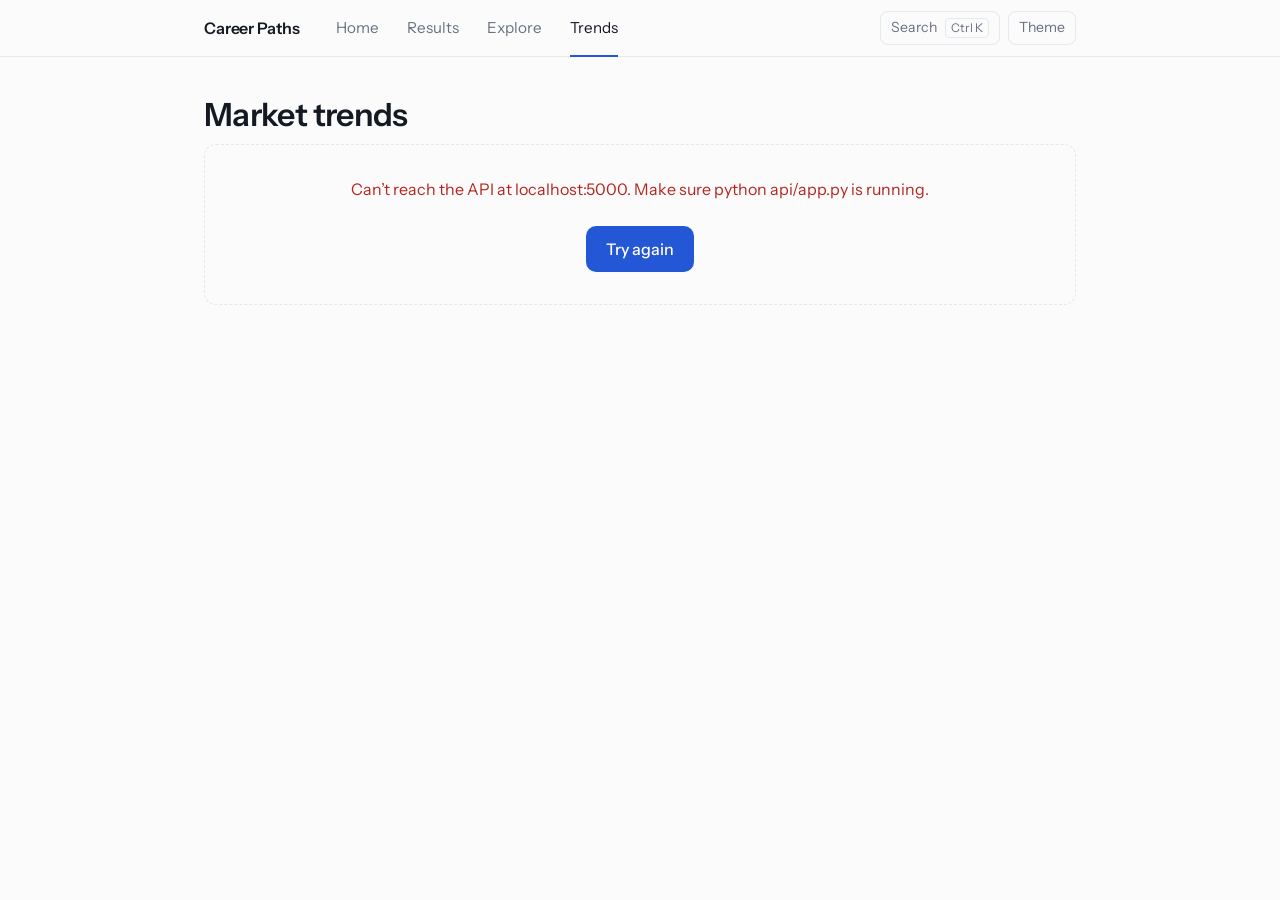
<file: frontend/trends.html>
<!DOCTYPE html>
<html lang="en">
<head>
<meta charset="UTF-8">
<meta name="viewport" content="width=device-width, initial-scale=1">
<title>Market trends · Career Path Recommender</title>
<link rel="preconnect" href="https://fonts.googleapis.com">
<link rel="preconnect" href="https://fonts.gstatic.com" crossorigin>
<link href="https://fonts.googleapis.com/css2?family=Instrument+Sans:wght@400;500;600&display=swap" rel="stylesheet">
<script src="assets/theme.js"></script>
<link rel="stylesheet" href="assets/style.css">
</head>
<body>
<main class="wrap" id="app"></main>

<script src="assets/app.js"></script>
<script src="assets/charts.js"></script>
<script>
CP.renderNav();
const { h } = CP;
const $ = (id) => document.getElementById(id);
const app = $("app");

let roles = [], T = null, years = CP.getYears();
const hasProfile = !!CP.getProfile();
const label = (m) => m[0].toUpperCase() + m.slice(1);

(async function init() {
  app.replaceChildren(h("h1", {}, "Market trends"), CP.skeletons(3, 160));
  try {
    const [r, t] = await Promise.all([CP.getRoles(), CP.getTrends()]);
    roles = r.roles; T = t;
  } catch (err) {
    app.replaceChildren(h("h1", {}, "Market trends"), h("div", { class: "empty" }, h("p", { class: "err" }, err.message), h("button", { class: "btn", onclick: () => location.reload() }, "Try again")));
    return;
  }
  build();
  renderAll();
})();

function build() {
  const when = new Date(T.as_of).toLocaleDateString("en-IN", { day: "numeric", month: "long", year: "numeric" });
  const exp = CP.expControl((y) => { years = y; renderBubble(); });
  app.replaceChildren(
    h("h1", {}, "Market trends"),
    h("p", { class: "lede", style: "margin-bottom:6px" }, T.headline),
    h("p", { class: "small muted", style: "margin-bottom:28px" }, `${T.region} market, data as of ${when}.`),
    h("div", { id: "personal" }),
    h("section", { class: "cols", style: "gap:16px" },
      h("div", { class: "card-chart" }, h("h2", {}, "Market at a glance"), h("p", { class: "sub" }, `How the ${roles.length} roles we track are moving`), h("div", { id: "glance" })),
      h("div", { class: "card-chart" }, h("h2", {}, "Hottest roles"), h("p", { class: "sub" }, "Outlook score out of 5. Click to open a role."), h("div", { id: "hotRoles" }))),
    h("section", { class: "card-chart" }, h("h2", {}, "Rising skills"), h("p", { class: "sub" }, hasProfile ? "Click a skill you want to learn to add it to your plan." : "Skills employers are asking for most right now."), h("div", { id: "hotSkills" })),
    h("section", { class: "card-chart" },
      h("h2", {}, "Pay against demand"),
      h("p", { class: "sub" }, "Where the best-paid roles meet strong demand. Dots are nudged up or down a little so they don’t overlap. Click a dot to open the role."),
      h("div", { style: "margin-bottom:12px" }, exp), h("div", { id: "bubble" }), h("div", { class: "legend", id: "bubbleLegend" })),
    h("section", {}, h("h2", {}, "What’s driving it"),
      h("div", { class: "grid" }, T.themes.map((t) => h("div", { class: "card" }, h("h3", { style: "font-size:1rem" }, t.title), h("p", { class: "role-over" }, t.text))))),
    h("section", {}, h("h2", {}, "Sources"),
      h("ul", { class: "list" }, T.sources.map((s) => h("li", {}, h("a", { href: s.url, target: "_blank", rel: "noopener noreferrer" }, s.title), h("span", { class: "muted small" }, ` (used for: ${s.used_for})`)))),
      h("p", { class: "note" }, T.disclaimer)));
}

function renderAll() { renderPersonal(); renderGlance(); renderHotRoles(); renderHotSkills(); renderBubble(); }

function renderPersonal() {
  const box = $("personal");
  box.replaceChildren();
  if (!hasProfile) return;
  const sets = CP.skillSets(), hot = T.skills.filter((s) => s.momentum === "surging" || s.momentum === "rising");
  const have = hot.filter((s) => sets.base.has(s.skill)), miss = hot.filter((s) => !sets.base.has(s.skill));
  box.append(h("section", { class: "target-card", style: "margin:0 0 36px" },
    h("h2", { style: "margin-bottom:8px" }, "How you line up"),
    h("p", { style: "margin:0 0 8px" }, have.length ? `You already have ${have.length} of ${hot.length} trending skills: ${have.map((s) => s.skill).join(", ")}.` : `You don’t have any of the ${hot.length} trending skills on your list yet.`),
    miss.length ? h("div", {}, h("p", { class: "small muted", style: "margin:0 0 8px" }, "Worth considering (click to add to your plan):"),
      h("ul", { class: "chips" }, miss.map((s) => h("li", {}, h("button", { type: "button", class: "chip " + (sets.learn.has(s.skill) ? "planned" : "todo"), "aria-pressed": String(sets.learn.has(s.skill)), title: s.note,
        onclick: () => { CP.toggleLearn(s.skill); renderPersonal(); renderHotSkills(); } }, (sets.learn.has(s.skill) ? "✓ " : "+ ") + s.skill))))) : null));
}

function renderGlance() {
  const order = ["surging", "rising", "steady", "selective"], colors = { surging: "var(--c1)", rising: "var(--c3)", steady: "var(--c5)", selective: "var(--c8)" };
  const counts = Object.fromEntries(order.map((m) => [m, roles.filter((r) => r.trend && r.trend.momentum === m).length]));
  $("glance").replaceChildren(h("div", { class: "donut-wrap" },
    Charts.donut(order.map((m) => ({ value: counts[m], color: colors[m] })), [String(roles.length), "roles"]),
    h("div", { class: "legend", style: "flex-direction:column;margin:0" }, order.map((m) => h("span", {}, h("i", { style: `background:${colors[m]}` }), `${label(m)}: ${counts[m]}`)))),
    h("p", { class: "small muted", style: "margin:18px 0 0" }, `Surging: ${roles.filter((r) => r.trend && r.trend.momentum === "surging").map((r) => r.name).join(", ")}.`),
    h("p", { class: "small muted", style: "margin:8px 0 0" }, `Selective: ${roles.filter((r) => r.trend && r.trend.momentum === "selective").map((r) => r.name).join(", ")}. Demand exists, but hiring is more competitive.`));
}

function renderHotRoles() {
  const top = roles.filter((r) => r.trend).sort((a, b) => b.trend.outlook - a.trend.outlook || a.name.localeCompare(b.name)).slice(0, 10);
  $("hotRoles").replaceChildren(CP.hbars(top.map((r) => ({ label: r.name, value: r.trend.outlook, max: 5, text: label(r.trend.momentum), href: CP.roleUrl(r.name), color: CP.catColor(r.category) }))));
}

function renderHotSkills() {
  const sets = CP.skillSets();
  const list = [...T.skills].sort((a, b) => b.score - a.score || a.skill.localeCompare(b.skill));
  $("hotSkills").replaceChildren(CP.hbars(list.map((s) => ({
    label: s.skill, value: s.score, max: 5, text: label(s.momentum), planned: sets.learn.has(s.skill),
    extra: hasProfile && sets.base.has(s.skill) ? h("span", { class: "tag accent", style: "margin-left:8px" }, "You have it") : null,
    title: s.note, onclick: hasProfile && !sets.base.has(s.skill) ? () => { CP.toggleLearn(s.skill); renderPersonal(); renderHotSkills(); } : null }))));
}

function renderBubble() {
  const jit = (name) => { let x = 0; for (const c of name) x = (x * 31 + c.charCodeAt(0)) % 997; return ((x % 100) / 100 - 0.5) * 0.6; };
  const withPay = roles.filter((r) => r.trend && CP.payAt(r, years)), hidden = roles.length - withPay.length;
  const pts = withPay.map((r) => { const b = CP.payAt(r, years); return { x: (b[0] + b[1]) / 2, y: r.trend.outlook + jit(r.name), r: 8, color: CP.catColor(r.category),
    href: CP.roleUrl(r.name), label: `${r.name}: ${CP.fmtRange(b)}, ${r.trend.momentum}` }; });
  const cats = CP.CATEGORIES.filter((c) => withPay.some((r) => r.category === c));
  $("bubble").replaceChildren(Charts.scatter(pts, { xLabel: `Typical pay (₹ LPA, midpoint) ${years === 0 ? "as a fresher" : `at ${CP.fmtYears(years)}`}`, yLabel: "Demand outlook (1 to 5)",
    xFmt: (v) => `₹${v}L`, yDomain: [1.4, 5.6], yTicks: [2, 3, 4, 5] }));
  $("bubbleLegend").replaceChildren(...cats.map((c) => h("span", {}, h("i", { style: `background:${CP.catColor(c)}` }), c)),
    ...(hidden ? [h("span", {}, `${hidden} role${hidden === 1 ? "" : "s"} hidden: need more experience`)] : []));
}
</script>
</body>
</html>
</file>
<file: frontend/assets/style.css>
/* ---------- themes ---------- */
:root {
  --bg: #fbfbfc; --surface: #ffffff; --ink: #151a22; --muted: #6a7280;
  --line: #e5e8ed; --track: #e3e7ee; --accent: #2457d6; --accent-ink: #ffffff;
  --accent-soft: #eef2fd; --danger: #b3261e; --ok: #1b7f4b;
  --c1: #2457d6; --c2: #7b3fe4; --c3: #0e8a7d; --c4: #d9480f; --c5: #b7791f; --c6: #c2255c; --c7: #2f9e44; --c8: #5f6b7a;
  color-scheme: light;
}
@media (prefers-color-scheme: dark) {
  :root:not([data-theme]) {
    --bg: #0f1218; --surface: #161b24; --ink: #e9edf3; --muted: #8f98a8;
    --line: #252c38; --track: #2b3342; --accent: #6c93f5; --accent-ink: #0f1218;
    --accent-soft: #1a2336; --danger: #f2877f; --ok: #5fd49a;
    --c1: #6c93f5; --c2: #a98bf5; --c3: #4fd1c1; --c4: #ff9a62; --c5: #e7b653; --c6: #f278a6; --c7: #6fd387; --c8: #9aa5b5;
    color-scheme: dark;
  }
}
html[data-theme="light"] { color-scheme: light; }
html[data-theme="dark"] {
  --bg: #0f1218; --surface: #161b24; --ink: #e9edf3; --muted: #8f98a8;
  --line: #252c38; --track: #2b3342; --accent: #6c93f5; --accent-ink: #0f1218;
  --accent-soft: #1a2336; --danger: #f2877f; --ok: #5fd49a;
  --c1: #6c93f5; --c2: #a98bf5; --c3: #4fd1c1; --c4: #ff9a62; --c5: #e7b653; --c6: #f278a6; --c7: #6fd387; --c8: #9aa5b5;
  color-scheme: dark;
}
html[data-theme="midnight"] {
  --bg: #0a0f1f; --surface: #111936; --ink: #e8ecff; --muted: #9aa6d0;
  --line: #1f2a52; --track: #263260; --accent: #7aa2ff; --accent-ink: #0a0f1f;
  --accent-soft: #17214a; --danger: #ff8d8d; --ok: #62e0a8;
  --c1: #7aa2ff; --c2: #b794ff; --c3: #4de0d0; --c4: #ffa56b; --c5: #f0c75e; --c6: #ff80b5; --c7: #78e08f; --c8: #a3b0d6;
  color-scheme: dark;
}
html[data-theme="forest"] {
  --bg: #0d1813; --surface: #13231c; --ink: #e6f2ea; --muted: #8fb0a0;
  --line: #1f3a2e; --track: #28483a; --accent: #5fd49a; --accent-ink: #0d1813;
  --accent-soft: #163428; --danger: #ff9a8a; --ok: #8be6b2;
  --c1: #5fd49a; --c2: #b6a2ff; --c3: #56d4e0; --c4: #ffa96b; --c5: #e8c35a; --c6: #f27fa8; --c7: #9bdc6a; --c8: #9bb8aa;
  color-scheme: dark;
}
html[data-theme="sunset"] {
  --bg: #fff7ef; --surface: #fffdfa; --ink: #2b1d16; --muted: #8a6f60;
  --line: #f0dfce; --track: #ecd9c6; --accent: #d9480f; --accent-ink: #ffffff;
  --accent-soft: #ffe9d9; --danger: #b3261e; --ok: #2b8a3e;
  --c1: #d9480f; --c2: #8e3fd6; --c3: #0e8a7d; --c4: #1f5fc9; --c5: #b7791f; --c6: #c2255c; --c7: #2f9e44; --c8: #7a6a60;
  color-scheme: light;
}
* { box-sizing: border-box; }
[hidden] { display: none !important; }
html { -webkit-text-size-adjust: 100%; scroll-behavior: smooth; }
body {
  margin: 0; background: var(--bg); color: var(--ink);
  font: 16px/1.55 "Instrument Sans", system-ui, -apple-system, "Segoe UI", Roboto, sans-serif;
}
a { color: inherit; }
h1 { font-size: 2rem; line-height: 1.15; font-weight: 600; letter-spacing: -0.02em; margin: 0 0 10px; }
h2 { font-size: 1.05rem; font-weight: 600; margin: 0 0 14px; letter-spacing: -0.005em; }
h3 { margin: 0; }
p { margin: 0 0 12px; }
.lede { color: var(--muted); max-width: 52ch; margin-bottom: 28px; }
.muted { color: var(--muted); }
.small { font-size: .88rem; }

/* layout */
.wrap { max-width: 920px; margin: 0 auto; padding: 40px 24px 96px; }
.narrow { max-width: 680px; }
section + section { margin-top: 44px; }

/* nav */
.nav { position: sticky; top: 0; z-index: 20; border-bottom: 1px solid var(--line);
  background: color-mix(in srgb, var(--bg) 88%, transparent); backdrop-filter: blur(8px); }
.nav-in { max-width: 920px; margin: 0 auto; padding: 0 24px; height: 56px; display: flex; align-items: center; gap: 28px; }
.brand { font-weight: 600; letter-spacing: -0.01em; text-decoration: none; margin-right: 8px; }
.nav a.link { color: var(--muted); text-decoration: none; font-size: .95rem; padding: 17px 0 15px; border-bottom: 2px solid transparent; }
.nav a.link:hover { color: var(--ink); }
.nav a.link[aria-current="page"] { color: var(--ink); border-bottom-color: var(--accent); }

/* buttons, inputs */
.btn { font: inherit; font-weight: 500; background: var(--accent); color: var(--accent-ink); border: 0;
  border-radius: 10px; padding: 11px 20px; cursor: pointer; text-decoration: none; display: inline-block;
  transition: opacity .15s, transform .1s; }
.btn:hover:not(:disabled) { opacity: .9; }
.btn:active:not(:disabled) { transform: translateY(1px); }
.btn:disabled { opacity: .4; cursor: not-allowed; }
.btn.ghost { background: transparent; color: var(--ink); border: 1px solid var(--line); }
.btn.ghost:hover:not(:disabled) { border-color: var(--accent); opacity: 1; }
.btn.small { padding: 7px 14px; font-size: .9rem; }
:focus-visible { outline: 2px solid var(--accent); outline-offset: 2px; }
input[type=text], input[type=search], select {
  font: inherit; color: var(--ink); background: var(--surface); border: 1px solid var(--line);
  border-radius: 10px; padding: 9px 12px; min-width: 0; }
input[type=text]:focus, input[type=search]:focus, select:focus { border-color: var(--accent); outline: none; box-shadow: 0 0 0 3px var(--accent-soft); }

/* chips and tags */
.chips { display: flex; flex-wrap: wrap; gap: 8px; margin: 0; padding: 0; list-style: none; }
.chip { font: inherit; font-size: .9rem; color: var(--ink); background: var(--accent-soft); border: 1px solid transparent;
  padding: 4px 12px; border-radius: 999px; display: inline-flex; align-items: center; gap: 6px; }
button.chip { cursor: pointer; transition: border-color .15s, background .15s; }
button.chip:hover { border-color: var(--accent); }
.chip.added { background: transparent; border-color: var(--accent); }
.chip.plain { background: var(--surface); border-color: var(--line); }
.chip.todo { background: transparent; border: 1px dashed var(--muted); color: var(--muted); }
.chip.todo:hover { border-color: var(--accent); color: var(--ink); }
.chip.planned { background: var(--accent); color: var(--accent-ink); }
.chip.filter[aria-pressed="true"] { background: var(--accent); color: var(--accent-ink); }
.chip .x { all: unset; cursor: pointer; line-height: 1; padding: 0 2px; opacity: .7; }
.chip .x:hover { opacity: 1; }
.tag { font-size: .8rem; color: var(--muted); border: 1px solid var(--line); border-radius: 6px; padding: 1px 8px; white-space: nowrap; }
.tag.accent { color: var(--accent); border-color: var(--accent); }

/* skill match rail */
.rail { display: flex; gap: 4px; }
.rail span { flex: 1; height: 6px; border-radius: 3px; background: var(--track); transition: background .25s, opacity .25s; }
.rail span.on { background: var(--accent); }
.rail span.plan { background: var(--accent); opacity: .4; }

/* controls */
.exp { display: flex; align-items: center; gap: 14px; flex-wrap: wrap; }
.exp-label { font-weight: 500; }
.exp output { min-width: 5.5em; font-variant-numeric: tabular-nums; color: var(--accent); font-weight: 500; }
input[type=range] { -webkit-appearance: none; appearance: none; height: 6px; border-radius: 3px; width: 220px; max-width: 100%;
  background: linear-gradient(to right, var(--accent) var(--pct, 0%), var(--track) var(--pct, 0%)); cursor: pointer; }
input[type=range]::-webkit-slider-thumb { -webkit-appearance: none; width: 18px; height: 18px; border-radius: 50%; background: var(--accent); border: 3px solid var(--bg); box-shadow: 0 0 0 1px var(--accent); }
input[type=range]::-moz-range-thumb { width: 14px; height: 14px; border-radius: 50%; background: var(--accent); border: 3px solid var(--bg); }
.toolbar { display: flex; flex-wrap: wrap; gap: 12px; align-items: center; justify-content: space-between; margin-bottom: 14px; }
.seg { display: inline-flex; border: 1px solid var(--line); border-radius: 10px; overflow: hidden; }
.seg button { font: inherit; font-size: .9rem; background: transparent; color: var(--muted); border: 0; padding: 7px 14px; cursor: pointer; }
.seg button[aria-pressed="true"] { background: var(--accent-soft); color: var(--ink); font-weight: 500; }

/* tabs */
.tabs { display: flex; gap: 24px; border-bottom: 1px solid var(--line); margin: 28px 0 28px; overflow-x: auto; }
.tabs button { font: inherit; color: var(--muted); background: none; border: 0; padding: 10px 0; cursor: pointer; border-bottom: 2px solid transparent; margin-bottom: -1px; white-space: nowrap; }
.tabs button:hover { color: var(--ink); }
.tabs button[aria-selected="true"] { color: var(--ink); border-bottom-color: var(--accent); font-weight: 500; }
.panel { animation: fade .2s ease; }
@keyframes fade { from { opacity: 0; } to { opacity: 1; } }

/* stat tiles */
.tiles { display: grid; grid-template-columns: repeat(4, 1fr); gap: 12px; margin: 28px 0 0; }
.tile { border: 1px solid var(--line); background: var(--surface); border-radius: 12px; padding: 14px 16px; min-width: 0; }
.tile .k { color: var(--muted); font-size: .85rem; }
.tile .v { font-size: 1.25rem; font-weight: 600; letter-spacing: -0.01em; margin-top: 2px; overflow-wrap: anywhere; }
.tile .v a { text-decoration: none; }
.tile .v a:hover { color: var(--accent); }

/* role list (rows) */
.roles { list-style: none; margin: 0; padding: 0; border-top: 1px solid var(--line); }
.role { padding: 22px 0; border-bottom: 1px solid var(--line); }
.role-head { display: flex; align-items: baseline; justify-content: space-between; gap: 16px; }
.role-name { font-size: 1.15rem; font-weight: 600; letter-spacing: -0.01em; }
.role-name a { text-decoration: none; }
.role-name a:hover { color: var(--accent); }
.role-score { color: var(--muted); font-size: .88rem; white-space: nowrap; }
.role-meta { color: var(--muted); font-size: .92rem; margin: 2px 0 10px; }
.role-pay { font-size: .95rem; margin: 12px 0 4px; font-weight: 500; }
.role-over { color: var(--muted); font-size: .92rem; margin: 0; max-width: 70ch; }
details.learn { margin-top: 10px; }
details.learn summary { cursor: pointer; color: var(--accent); font-size: .92rem; width: fit-content; }
details.learn .chips { margin-top: 10px; }

/* role cards (explore) */
.grid { display: grid; grid-template-columns: repeat(2, 1fr); gap: 14px; }
.card { border: 1px solid var(--line); background: var(--surface); border-radius: 12px; padding: 18px; display: flex; flex-direction: column; gap: 8px; transition: border-color .15s; }
.card:hover { border-color: var(--accent); }
.card.picked { border-color: var(--accent); background: var(--accent-soft); }
.card-top { display: flex; justify-content: space-between; align-items: center; gap: 12px; }
.card .role-name { font-size: 1.05rem; }
.card .role-over { flex: 1; }
.pick { display: inline-flex; align-items: center; gap: 6px; font-size: .85rem; color: var(--muted); cursor: pointer; }
.pick input { accent-color: var(--accent); width: 16px; height: 16px; }
.card-foot { display: flex; justify-content: space-between; align-items: center; gap: 12px; margin-top: 4px; }

/* salary bars */
.bars { display: grid; gap: 10px; }
.bar { display: grid; grid-template-columns: 70px 1fr 150px; align-items: center; gap: 14px; background: none; border: 0; padding: 6px 8px; margin: 0 -8px;
  font: inherit; color: var(--muted); text-align: left; cursor: pointer; border-radius: 8px; }
.bar:hover { background: var(--accent-soft); }
.bar .track { position: relative; height: 10px; background: var(--track); border-radius: 5px; opacity: .6; }
.bar .fill { position: absolute; top: 0; bottom: 0; background: var(--muted); border-radius: 5px; transition: background .2s; }
.bar .val { text-align: right; font-variant-numeric: tabular-nums; font-size: .92rem; }
.bar.active { color: var(--ink); font-weight: 500; }
.bar.active .track { opacity: 1; }
.bar.active .fill { background: var(--accent); }
.bar.na .val { font-size: .8rem; }
.estimate { font-size: 1.6rem; font-weight: 600; letter-spacing: -0.02em; margin: 6px 0 4px; }
.note { color: var(--muted); font-size: .85rem; margin-top: 18px; max-width: 70ch; }

/* detail lists */
.list { margin: 0 0 8px; padding-left: 1.1em; }
.list li { margin-bottom: 6px; }
.cols { display: grid; grid-template-columns: 1fr 1fr; gap: 32px; }
.linkrow { display: flex; flex-direction: column; gap: 8px; }
.linkrow a { display: flex; justify-content: space-between; gap: 12px; text-decoration: none; border: 1px solid var(--line); background: var(--surface); border-radius: 10px; padding: 10px 14px; }
.linkrow a:hover { border-color: var(--accent); }
.crumbs { font-size: .9rem; color: var(--muted); margin-bottom: 18px; }
.crumbs a { text-decoration: none; }
.crumbs a:hover { color: var(--accent); text-decoration: underline; }

/* upload */
.drop { display: flex; align-items: center; justify-content: space-between; gap: 16px; padding: 22px 22px; border: 1px dashed var(--track);
  border-radius: 12px; background: var(--surface); cursor: pointer; transition: border-color .15s, background .15s; position: relative; }
.drop:hover, .drop.over { border-color: var(--accent); background: var(--accent-soft); }
.drop:focus-within { outline: 2px solid var(--accent); outline-offset: 2px; }
.drop input { position: absolute; width: 1px; height: 1px; opacity: 0; pointer-events: none; }
.drop-title { font-weight: 500; display: block; }
.drop-file { color: var(--muted); font-size: .9rem; display: block; overflow: hidden; text-overflow: ellipsis; white-space: nowrap; max-width: 36ch; }
.drop-action { color: var(--accent); font-weight: 500; white-space: nowrap; }
.actions { display: flex; align-items: center; gap: 16px; margin-top: 16px; min-height: 44px; flex-wrap: wrap; }
.status { color: var(--muted); font-size: .92rem; }
.status.error { color: var(--danger); }
.spinner { display: inline-block; width: 12px; height: 12px; margin-right: 8px; vertical-align: -1px; border: 2px solid var(--track); border-top-color: var(--accent); border-radius: 50%; animation: spin .8s linear infinite; }
@keyframes spin { to { transform: rotate(360deg); } }
.steps { display: grid; grid-template-columns: repeat(3, 1fr); gap: 20px; margin-top: 56px; }
.steps h3 { font-size: .98rem; margin-bottom: 4px; }
.steps p { color: var(--muted); font-size: .92rem; margin: 0; }
.resume-card { margin-top: 28px; display: flex; justify-content: space-between; align-items: center; gap: 16px; flex-wrap: wrap;
  border: 1px solid var(--line); background: var(--surface); border-radius: 12px; padding: 14px 18px; }

/* skills input */
.addskill { display: flex; gap: 8px; margin-top: 14px; flex-wrap: wrap; }
.addskill input { flex: 1; min-width: 180px; max-width: 320px; }
.banner { display: flex; align-items: center; justify-content: space-between; gap: 12px; flex-wrap: wrap;
  background: var(--accent-soft); border-radius: 10px; padding: 10px 14px; margin-bottom: 14px; font-size: .92rem; }

/* feedback */
.skeleton { background: linear-gradient(90deg, var(--track), var(--line), var(--track)); background-size: 200% 100%; animation: shimmer 1.2s linear infinite; border-radius: 10px; }
@keyframes shimmer { to { background-position: -200% 0; } }
.empty { border: 1px dashed var(--track); border-radius: 12px; padding: 32px; text-align: center; color: var(--muted); }
.empty .btn { margin-top: 12px; }
.err { color: var(--danger); }
#toasts { position: fixed; bottom: 20px; left: 50%; transform: translateX(-50%); display: grid; gap: 8px; z-index: 50; pointer-events: none; }
.toast { background: var(--ink); color: var(--bg); padding: 9px 16px; border-radius: 10px; font-size: .9rem; animation: fade .2s ease; transition: opacity .35s; }
.toast.out { opacity: 0; }

/* compare tray + dialog */
.tray { position: fixed; left: 0; right: 0; bottom: 0; z-index: 30; background: var(--surface); border-top: 1px solid var(--line);
  padding: 12px 24px; display: flex; align-items: center; justify-content: center; gap: 16px; flex-wrap: wrap; animation: fade .2s ease; }
dialog { border: 1px solid var(--line); border-radius: 14px; background: var(--surface); color: var(--ink); padding: 24px; width: min(760px, calc(100vw - 32px)); max-height: 86vh; overflow: auto; }
dialog::backdrop { background: rgba(10, 14, 20, .5); }
.dlg-head { display: flex; justify-content: space-between; align-items: center; margin-bottom: 14px; }
table { width: 100%; border-collapse: collapse; font-size: .92rem; }
th, td { text-align: left; padding: 10px 12px 10px 0; border-bottom: 1px solid var(--line); vertical-align: top; }
th { color: var(--muted); font-weight: 400; width: 24%; }
td a { text-decoration: none; font-weight: 600; }
td a:hover { color: var(--accent); }

@media (max-width: 720px) {
  .wrap { padding: 28px 18px 96px; }
  h1 { font-size: 1.65rem; }
  .tiles { grid-template-columns: repeat(2, 1fr); }
  .grid, .cols, .steps { grid-template-columns: 1fr; }
  .bar { grid-template-columns: 60px 1fr; }
  .bar .val { grid-column: 1 / -1; text-align: left; margin-top: -4px; }
  .drop { flex-direction: column; align-items: flex-start; gap: 6px; }
  .nav-in { gap: 18px; padding: 0 18px; }
}
@media (prefers-reduced-motion: reduce) {
  * { animation: none !important; transition: none !important; scroll-behavior: auto !important; }
}

/* ---------- nav extras ---------- */
.nav-tools { margin-left: auto; display: flex; align-items: center; gap: 8px; position: relative; }
.iconbtn { font: inherit; font-size: .88rem; color: var(--muted); background: transparent; border: 1px solid var(--line); border-radius: 8px;
  padding: 5px 10px; cursor: pointer; display: inline-flex; align-items: center; gap: 8px; }
.iconbtn:hover { color: var(--ink); border-color: var(--accent); }
.iconbtn kbd { font: inherit; font-size: .75rem; border: 1px solid var(--line); border-radius: 4px; padding: 0 5px; color: var(--muted); }
.menu { position: absolute; top: 42px; right: 0; min-width: 180px; background: var(--surface); border: 1px solid var(--line); border-radius: 12px;
  padding: 6px; z-index: 40; display: grid; gap: 2px; box-shadow: 0 10px 30px rgba(0,0,0,.18); animation: fade .15s ease; }
.menu button { font: inherit; font-size: .92rem; color: var(--ink); background: none; border: 0; border-radius: 8px; padding: 8px 10px; text-align: left; cursor: pointer; display: flex; align-items: center; gap: 10px; }
.menu button:hover, .menu button[aria-checked="true"] { background: var(--accent-soft); }
.swatch { width: 18px; height: 18px; border-radius: 50%; border: 1px solid var(--line); position: relative; flex: none; overflow: hidden; }
.swatch i { position: absolute; right: 0; top: 0; bottom: 0; width: 50%; }
.nav a.link.hide-sm { }

/* command palette */
#palette { padding: 0; width: min(560px, calc(100vw - 32px)); }
#palette input { width: 100%; border: 0; border-bottom: 1px solid var(--line); border-radius: 0; padding: 16px 20px; font-size: 1rem; background: transparent; }
#palette input:focus { box-shadow: none; }
#palette ul { list-style: none; margin: 0; padding: 8px; max-height: 50vh; overflow: auto; }
#palette li a { display: flex; justify-content: space-between; gap: 12px; padding: 9px 12px; border-radius: 8px; text-decoration: none; }
#palette li a[aria-selected="true"], #palette li a:hover { background: var(--accent-soft); }
#palette .hint { padding: 10px 20px; border-top: 1px solid var(--line); color: var(--muted); font-size: .8rem; }

/* trend tags and pips */
.tag.trend.surging { color: var(--accent-ink); background: var(--accent); border-color: var(--accent); }
.tag.trend.rising { color: var(--accent); border-color: var(--accent); }
.tag.trend.selective { border-style: dashed; }
.up { color: var(--accent); font-size: .7rem; vertical-align: 1px; }
.pips { display: inline-flex; gap: 4px; vertical-align: middle; }
.pips i { width: 14px; height: 6px; border-radius: 3px; background: var(--track); }
.pips i.on { background: var(--accent); }
.outlook { display: flex; align-items: center; gap: 12px; flex-wrap: wrap; border: 1px solid var(--line); background: var(--surface); border-radius: 12px; padding: 14px 18px; margin-top: 28px; }

/* charts */
.chart { width: 100%; height: auto; display: block; overflow: visible; }
.chart text { fill: var(--muted); font-size: 12px; font-family: inherit; }
.chart .grid { stroke: var(--line); stroke-width: 1; fill: none; }
.chart .dot { stroke: var(--bg); stroke-width: 2; cursor: pointer; transition: r .12s; }
.chart a:focus-visible .dot, .chart a:hover .dot { stroke: var(--ink); }
.chart .tip rect { fill: var(--ink); }
.chart .tip text { fill: var(--bg); font-size: 12px; }
.card-chart { border: 1px solid var(--line); background: var(--surface); border-radius: 12px; padding: 18px; }
.card-chart h2 { margin-bottom: 4px; }
.card-chart .sub { color: var(--muted); font-size: .86rem; margin: 0 0 12px; }
.legend { display: flex; flex-wrap: wrap; gap: 6px 14px; margin-top: 10px; font-size: .82rem; color: var(--muted); }
.legend i { display: inline-block; width: 9px; height: 9px; border-radius: 50%; margin-right: 6px; }
.hb { display: grid; gap: 6px; }
.hb-row { display: grid; grid-template-columns: minmax(110px, 38%) 1fr auto; gap: 12px; align-items: center; font-size: .9rem; background: none; border: 0; padding: 4px 6px; margin: 0 -6px; text-align: left; color: var(--ink); font-family: inherit; border-radius: 8px; width: calc(100% + 12px); }
button.hb-row { cursor: pointer; }
.hb-row:hover { background: var(--accent-soft); }
.hb-row .lbl { text-decoration: none; line-height: 1.25; overflow-wrap: anywhere; }
.hb-row .trk { height: 8px; background: var(--track); border-radius: 4px; overflow: hidden; }
.hb-row .fl { display: block; height: 100%; border-radius: 4px; background: var(--accent); transition: width .3s ease; }
.hb-row.planned .fl { opacity: .45; }
.hb-row .val { color: var(--muted); font-size: .84rem; white-space: nowrap; font-variant-numeric: tabular-nums; }
.donut-wrap { display: flex; align-items: center; gap: 20px; flex-wrap: wrap; }
.timeline { display: flex; gap: 3px; margin: 14px 0 6px; }
.timeline span { height: 10px; border-radius: 3px; background: var(--accent); opacity: .85; min-width: 6px; transition: flex .3s; }
.timeline span.done { background: var(--ok); }
.steps-list { list-style: none; margin: 18px 0 0; padding: 0; counter-reset: step; }
.steps-list li { display: grid; grid-template-columns: 34px 1fr auto; gap: 12px; align-items: center; padding: 12px 0; border-bottom: 1px solid var(--line); }
.steps-list li::before { counter-increment: step; content: counter(step); width: 26px; height: 26px; border-radius: 50%; background: var(--accent-soft); color: var(--accent); display: grid; place-items: center; font-size: .82rem; font-weight: 600; }
.steps-list .nm { font-weight: 500; }
.steps-list .sub { color: var(--muted); font-size: .85rem; }
.target-card { margin-top: 24px; border: 1px solid var(--accent); background: var(--accent-soft); border-radius: 12px; padding: 18px; }
.target-card .row { display: flex; gap: 22px; align-items: center; flex-wrap: wrap; }
.mini-actions { display: flex; gap: 8px; flex-wrap: wrap; margin-top: 10px; }

@media print {
  .nav, .toolbar button, .toolbar select, .addskill, .iconbtn, .tray, #toasts, .exp, .chips button, .btn { display: none !important; }
  :root, html[data-theme] { --bg: #fff; --surface: #fff; --ink: #111; --muted: #555; --line: #ddd; --track: #e5e5e5; --accent: #1d4ed8; --accent-soft: #eef2ff; }
  body { background: #fff; }
  .wrap { padding: 0; max-width: none; }
  details.learn > ul { display: flex !important; }
  .role, .card-chart { break-inside: avoid; }
}
@media (max-width: 720px) {
  .iconbtn kbd { display: none; }
  .hb-row { grid-template-columns: minmax(90px, 40%) 1fr auto; }
}

.chart-row { margin-top: 28px; }
</file>
